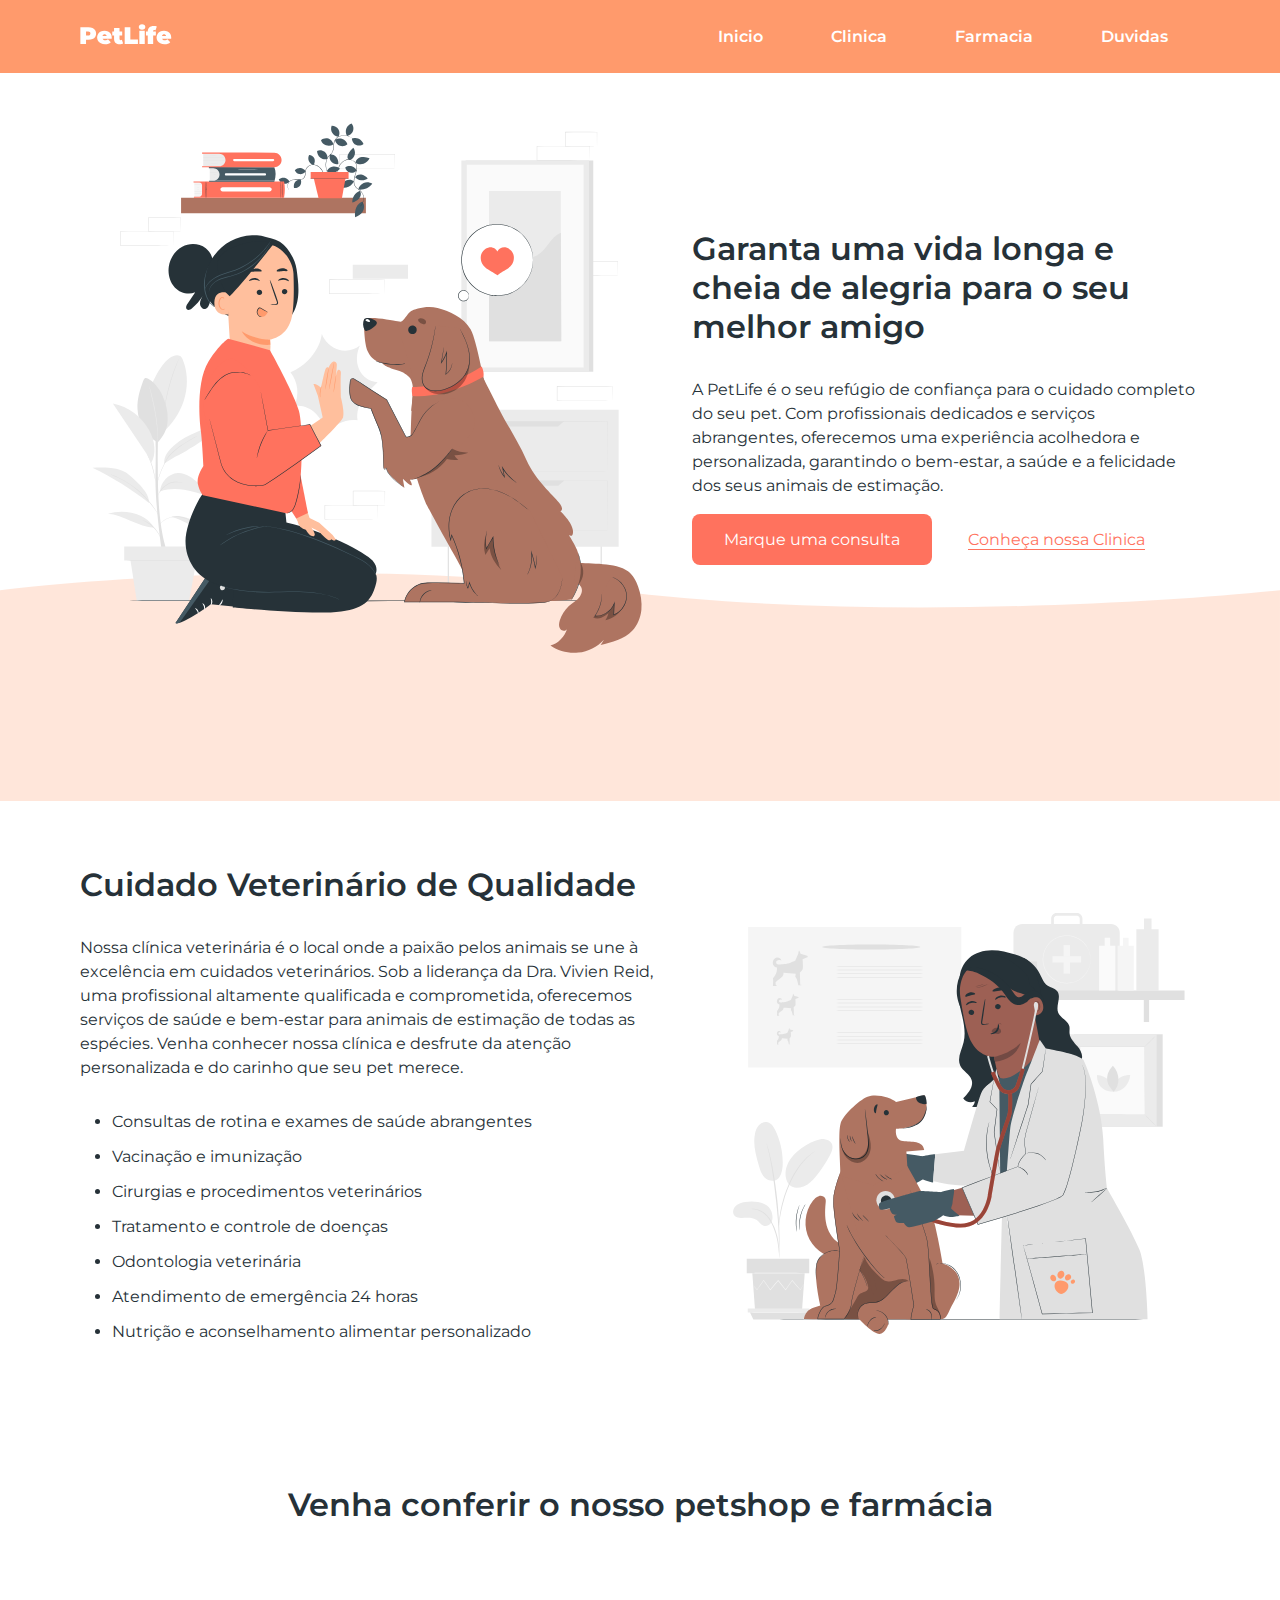
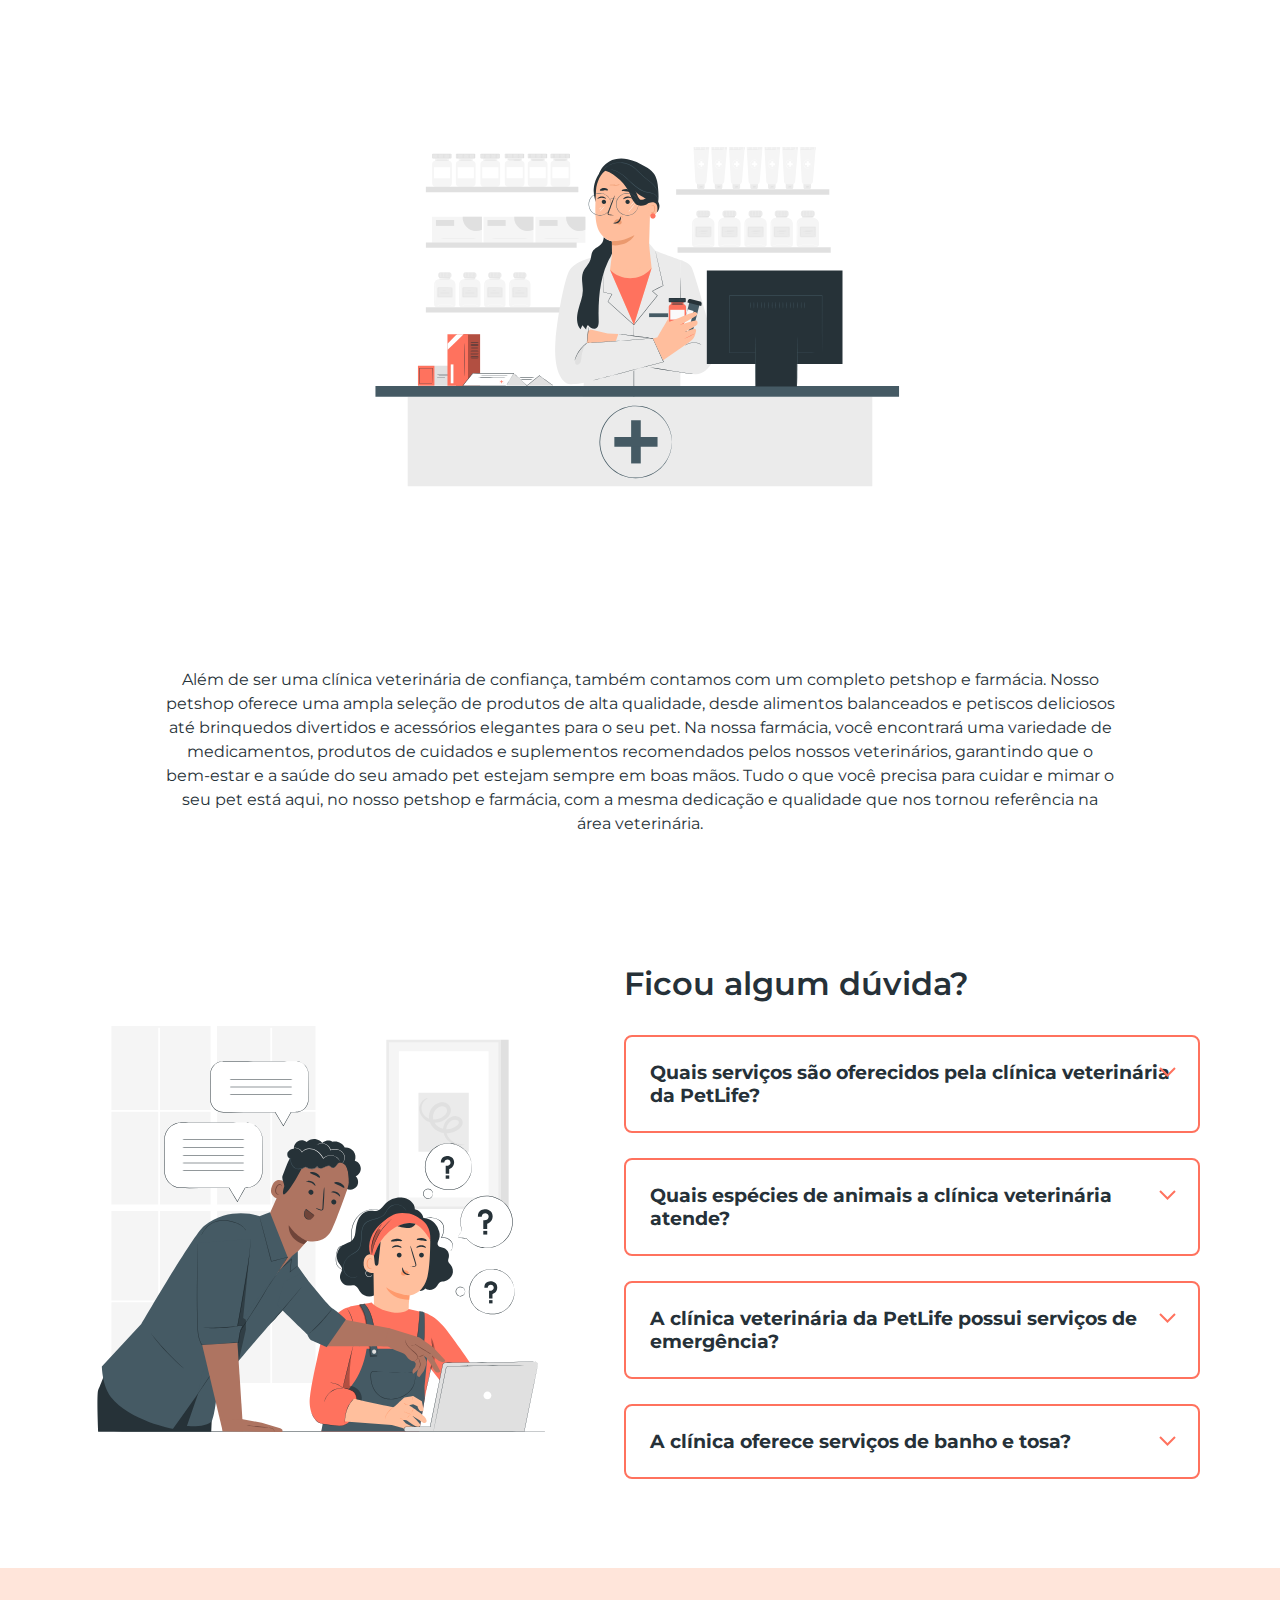
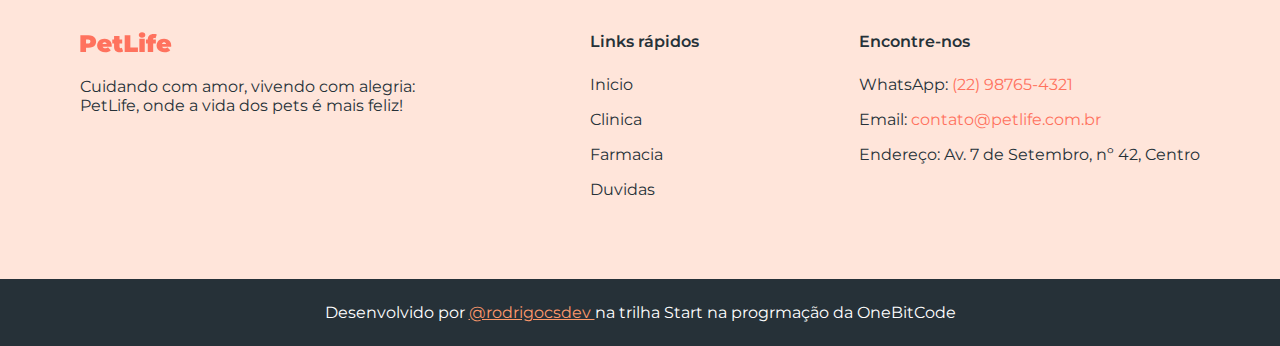
<file: index.html>
<!DOCTYPE html>
<html lang="pt-br">

<head>
    <meta charset="UTF-8">
    <meta name="description" content="Tudo para o seu pet">
    <title>PetLife</title>
    <link rel="stylesheet" href="style.css">
    <link rel="preconnect" href="https://fonts.googleapis.com">
    <link rel="preconnect" href="https://fonts.gstatic.com" crossorigin>
    <link href="https://fonts.googleapis.com/css2?family=Montserrat:wght@400;600&display=swap" rel="stylesheet">
</head>

<body>
    <header>
        <a href="index.html">
            <img src="img/logo-white.svg" alt="PetLife">
        </a>
        <nav>
            <a href="#inicio">Inicio</a>
            <a href="#clinica">Clinica</a>
            <a href="#farmacia">Farmacia</a>
            <a href="#duvidas">Duvidas</a>
        </nav>
    </header>
    <main>
        <section id="inicio">
            <div>
                <img src="img/start-img.svg" alt="Imagem Inicio" width="580" height="580">
            </div>
            <div>
                <h1>Garanta uma vida longa e cheia de alegria para o seu melhor amigo</h1>
                <!-- </div>
            <div> -->
                <p class="paragrafo">A PetLife é o seu refúgio de confiança para o cuidado completo do seu pet.
                    Com profissionais dedicados e serviços abrangentes,
                    oferecemos uma experiência acolhedora e personalizada,
                    garantindo o bem-estar,
                    a saúde e a felicidade dos seus animais de estimação.</p>
                <a class="botao" href="http://wa.me/5516987654321" target="_blank">Marque uma consulta</a>
                <a class="botao-transparente" href="#clinica">Conheça nossa Clinica</a>
            </div>
            <img class="absolute" src="img/shape.svg" alt="">
        </section>
        <section id="clinica">
            <div>
                <h2>Cuidado Veterinário de Qualidade</h2>
                <p class="paragrafo">Nossa clínica veterinária é o local onde a paixão pelos animais se une à excelência
                    em cuidados
                    veterinários. Sob a liderança da Dra. Vivien Reid, uma profissional altamente qualificada e
                    comprometida, oferecemos serviços de saúde e bem-estar para animais de estimação de todas as
                    espécies. Venha conhecer nossa clínica e desfrute da atenção personalizada e do carinho que seu
                    pet
                    merece.</p>

                <ul>
                    <li>Consultas de rotina e exames de saúde abrangentes</li>
                    <li>Vacinação e imunização</li>
                    <li>Cirurgias e procedimentos veterinários</li>
                    <li>Tratamento e controle de doenças</li>
                    <li>Odontologia veterinária</li>
                    <li>Atendimento de emergência 24 horas</li>
                    <li>Nutrição e aconselhamento alimentar personalizado</li>
                </ul>
            </div>
            <img src="img/clinic-img.svg" alt="Clinica" width="480" height="480" loading="lazy">
        </section>
        <section id="farmacia">
            <div>
                <div>
                    <h2>
                        Venha conferir o nosso petshop e farmácia
                    </h2>
                </div>
                <div>
                    <img src="img/shop-img.svg" alt="farmacia" loading="lazy" width="580" height="580">
                </div>
                <div>
                    <p class="paragrafo">
                        Além de ser uma clínica veterinária de confiança, também contamos com um completo petshop e
                        farmácia. Nosso petshop oferece uma ampla seleção de produtos de alta qualidade, desde alimentos
                        balanceados e petiscos deliciosos até brinquedos divertidos e acessórios elegantes para o seu
                        pet.
                        Na nossa farmácia, você encontrará uma variedade de medicamentos, produtos de cuidados e
                        suplementos
                        recomendados pelos nossos veterinários, garantindo que o bem-estar e a saúde do seu amado pet
                        estejam sempre em boas mãos. Tudo o que você precisa para cuidar e mimar o seu pet está aqui, no
                        nosso petshop e farmácia, com a mesma dedicação e qualidade que nos tornou referência na área
                        veterinária.
                    </p>
                </div>
            </div>
        </section>
        <section id="duvidas">
            <img src="img/faq-img.svg" alt="faq" loading="lazy" width="480" height="480">
            <div>
                <h2>Ficou algum dúvida?</h2>
                <div class="duvida">
                    <h3>Quais serviços são oferecidos pela clínica veterinária da PetLife?</h3>
                    <img src="img/arrow-down.svg" alt="">
                    <p class="paragrafo">A clínica da PetLife oferece uma ampla gama de serviços, incluindo
                        consultas de rotina,
                        vacinação, cirurgias, tratamento de doenças, cuidados odontológicos, atendimento de
                        emergência 24 horas, programas de prevenção de pulgas, carrapatos e vermes, entre outros.
                        Nosso objetivo é fornecer cuidados abrangentes e personalizados para garantir a saúde e o
                        bem-estar do seu pet.</p>
                </div>
                <div class="duvida">
                    <h3>Quais espécies de animais a clínica veterinária atende?</h3>
                    <img src="img/arrow-down.svg" alt="">
                    <p class="paragrafo">
                        A clínica veterinária da PetLife atende animais de estimação de todas as espécies, incluindo
                        cães, gatos, pássaros, roedores e répteis. Nossos profissionais possuem conhecimento e
                        experiência para cuidar de diferentes tipos de animais, oferecendo um atendimento
                        especializado e dedicado a cada um deles.
                    </p>
                </div>
                <div class="duvida">
                    <h3>A clínica veterinária da PetLife possui serviços de emergência?</h3>
                    <img src="img/arrow-down.svg" alt="">
                    <p class="paragrafo">
                        Sim, a clínica veterinária da PetLife oferece serviços de emergência 24 horas. Se o seu
                        animal de estimação precisar de atendimento veterinário imediato fora do horário de
                        expediente, nossa equipe está pronta para ajudar, fornecendo cuidados urgentes e tratamento
                        adequado para garantir o bem-estar do seu pet.
                    </p>
                </div>
                <div class="duvida">
                    <h3>A clínica oferece serviços de banho e tosa?</h3>
                    <img src="img/arrow-down.svg" alt="">
                    <p class="paragrafo">Sim, a clínica veterinária da PetLife oferece serviços profissionais de banho e
                        tosa. Nossa
                        equipe de profissionais experientes garante que seu pet receba cuidados adequados, usando
                        produtos de alta qualidade e técnicas seguras. O banho e tosa ajudam a manter a higiene, a saúde
                        da pele e pelagem do seu pet, além de proporcionar uma experiência relaxante e agradável para
                        eles.</p>
                </div>
            </div>
        </section>
    </main>
    <footer>
        <div>
            <img src="img//logo.svg" alt="PetLife">
            <p>Cuidando com amor, vivendo com alegria: PetLife, onde a vida dos pets é mais feliz!</p>
        </div>
        <div>
            <strong class="titulo">Links rápidos</strong>
            <nav>
                <a href="#inicio">Inicio</a>
                <a href="#clinica">Clinica</a>
                <a href="#farmacia">Farmacia</a>
                <a href="#duvidas">Duvidas</a>
            </nav>
        </div>
        <div>
            <strong class="titulo">Encontre-nos</strong>
            <p>WhatsApp: <a href="https://wa.me/5516987654321" target="_blank">(22) 98765-4321</a></p>
            <p>Email: <a href="mailto:contato@petlife.com">contato@petlife.com.br</a></p>
            <p>Endereço: Av. 7 de Setembro, nº 42, Centro</p>
        </div>
    </footer>
    <div id="copyright">Desenvolvido por <a href="https://github.com/rodrigocsdev" target="_blank"> @rodrigocsdev </a>na
        trilha Start na progrmação da OneBitCode</div>
        <script src="source.js"></script>
    </body>
    
</html>
</file>
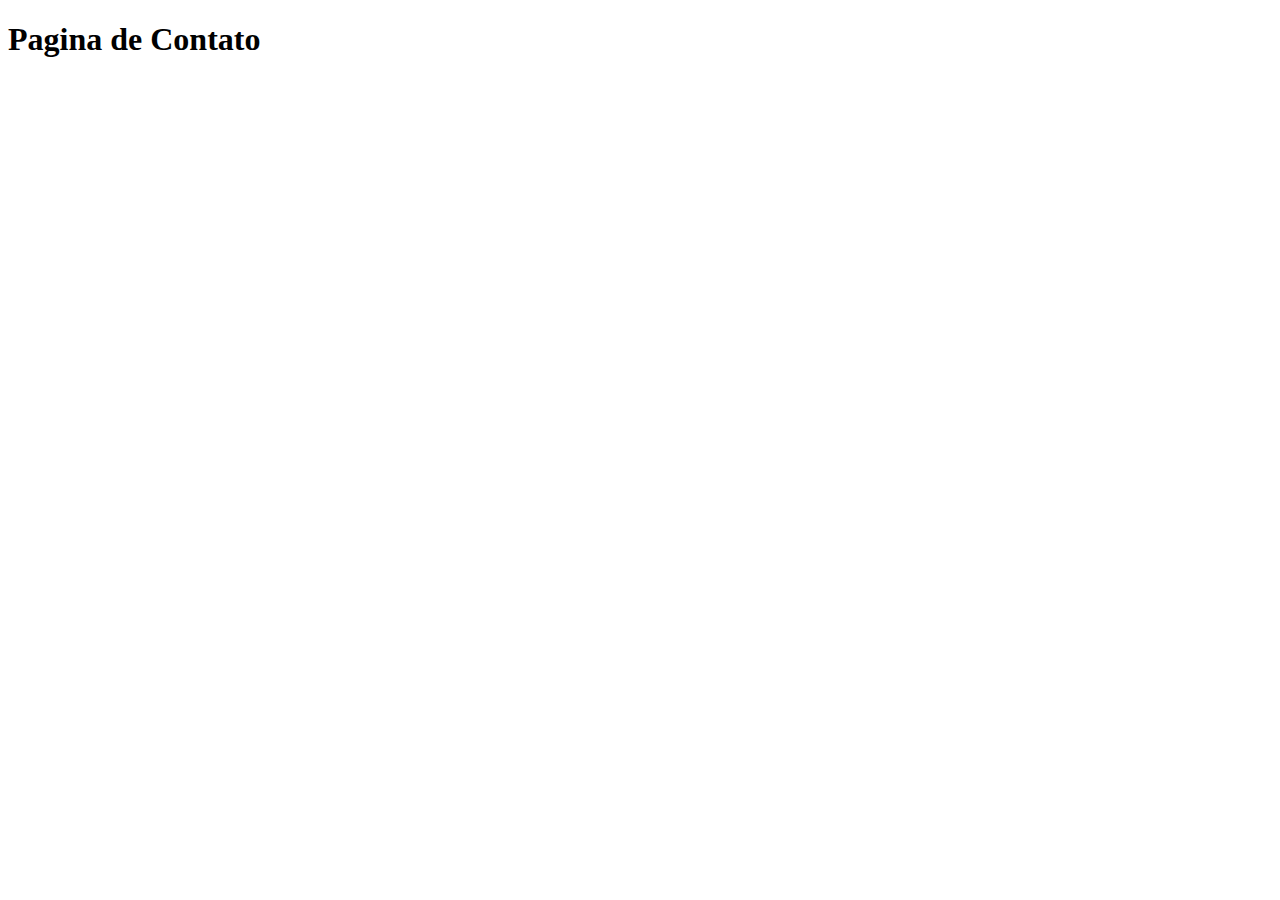
<file: contato.html>
<!DOCTYPE html>
<html lang="pt-br">
<head>
    <meta charset="UTF-8">
    <meta name="description" content="contatopetlife">
    <title>Contato</title>
</head>
<body>
    <h1>Pagina de Contato</h1>
</body>
</html>
</file>
<file: style.css>
* {
    box-sizing: border-box;
    font-family: 'Montserrat', sans-serif;
    margin: 0;
    padding: 0;
}

body {
    color: #263138;
}

header {
    background-color: #ff9a6c;
    display: flex;
    align-items: center;
    justify-content: space-between;
    padding-left: 80px;
    padding-right: 80px;
    padding-top: 24px;
    padding-bottom: 24px;
}

header nav a {
    color: #FFFFFFFF;
    font-weight: 600;
    padding: 32px;
    text-decoration: none;
}

#inicio {
    display: flex;
    align-items: center;
    gap: 32px;
    padding: 24px 80px 120px 80px;
    position: relative;
}

h1,
h2 {
    font-weight: 600;
    font-size: 32px;
    margin-bottom: 32px;
}

.paragrafo {
    line-height: 150%;
    margin-bottom: 32px;
}

.botao {
    background-color: #ff725e;
    border-radius: 8px;
    color: #FFFFFFFF;
    padding: 16px 32px;
    text-decoration: none;
}

.botao-transparente {
    background-color: transparent;
    color: #ff725e;
    padding: 16px 32px;
    text-underline-offset: 4px;
}

.absolute {
    position: absolute;
    bottom: 0;
    left: 0;
    width: 100%;
    z-index: -10;
}

#clinica {
    display: flex;
    align-items: center;
    gap: 64px;
    padding: 64px 80px;
}

#clinica li {
    margin-bottom: 16px;
    margin-left: 32px;
}

#farmacia {
    padding: 64px 80px;
    text-align: center;
}

#farmacia img {
    margin: 64px auto;
}

#farmacia .paragrafo {
    max-width: 950px;
    margin: 0 auto;
}

#duvidas {
    display: flex;
    align-items: center;
    gap: 64px;
    padding: 64px 80px;
}

.duvida {
    position: relative;
}

.duvida h3 {
    border: 2px solid #ff725e;
    border-radius: 8px;
    cursor: pointer;
    padding: 24px;
}

.duvida img {
    position: absolute;
    top: 32px;
    right: 24px;
}

.duvida .paragrafo {
    border-right: 1px solid #ff725e;
    border-bottom: 1px solid #ff725e;
    border-left: 1px solid #ff725e;
    border-radius: 0 0 8px 8px;
    margin-top: -8px;
    padding: 0 24px;
    height: 0;
    opacity: 0;
    overflow: hidden;
    transition: .2s;
}

.duvida.ativa .paragrafo{
height: fit-content;
opacity: 1;
padding: 24px;
}

footer {
    background-color: rgba(255, 152, 108, 0.25);
    display: flex;
    justify-content: space-between;
    gap: 80px;
    padding: 64px 80px;
}

footer img,
footer .titulo {
    display: block;
    font-weight: 600;
    margin-bottom: 24px;
}

footer nav a {
    color: #263138;
    display: block;
    margin-bottom: 16px;
    text-decoration: none;
}

footer p {
    margin-bottom: 16px;
    max-width: 350px;
}

footer p a {
    color: #ff725e;
    text-decoration: none;
}

#copyright {
    background-color: #263138;
    color: white;
    padding: 24px;
    text-align: center;
}

#copyright a {
    color: #ff9a6c;
}
</file>
